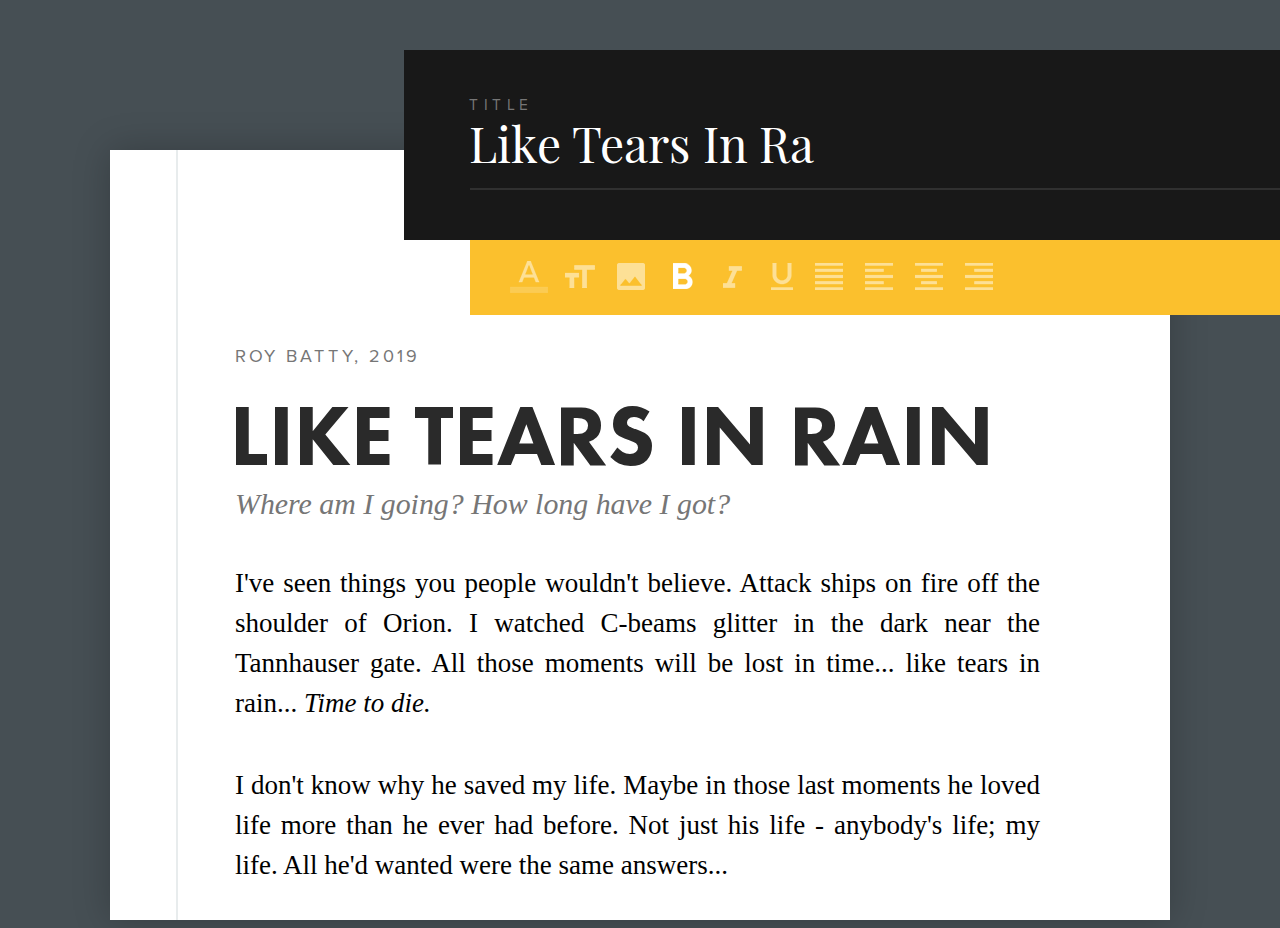
<file: docs/index.html>
<!DOCTYPE html>
<html lang="en">
<head>
    <meta charset="UTF-8">
    <title>Like Tears in Rain</title>

    <link rel="stylesheet" href="style.css">
</head>
<body>
    <div class="mainfont relative">



        <div class="title2">
            Roy Batty, 2019
        </div>

        <div class="big_header">
            Like Tears in Rain
        </div>

        <div class="italic">
            Where am I going? How long have I got?
        </div><br>

        <div class="text_pages">
            I've seen things you people wouldn't believe. Attack ships on fire off the shoulder of Orion. I watched C-beams glitter in the dark near the Tannhauser gate. All those moments will be lost in time... like tears in rain... <i>Time to die.</i>
        </div><br>

        <div class="text_pages">
            I don't know why he saved my life. Maybe in those last moments he loved life more than he ever had before. Not just his life - anybody's life; my life. All he'd wanted were the same answers...
        </div>

        <div class="line-vertical">&nbsp;</div>

    </div>

    <div class="position-head">
        <div class="title">
            TITLE
        </div>

        <div class="article">
            Like Tears In Ra
        </div>

        <div class="line-horizontal">&nbsp;</div>
    </div>

    <div class="position-yellow">
        <div class="icons">

            <button class="icons1"></button>
            <button class="icons2"></button>
            <button class="icons3"></button>
            <button class="icons4"></button>
            <button class="icons5"></button>
            <button class="icons6"></button>
            <button class="icons7"></button>
            <button class="icons8"></button>
            <button class="icons9"></button>
            <button class="icons10"></button>

        </div>
    </div>
</body>
</html>
</file>
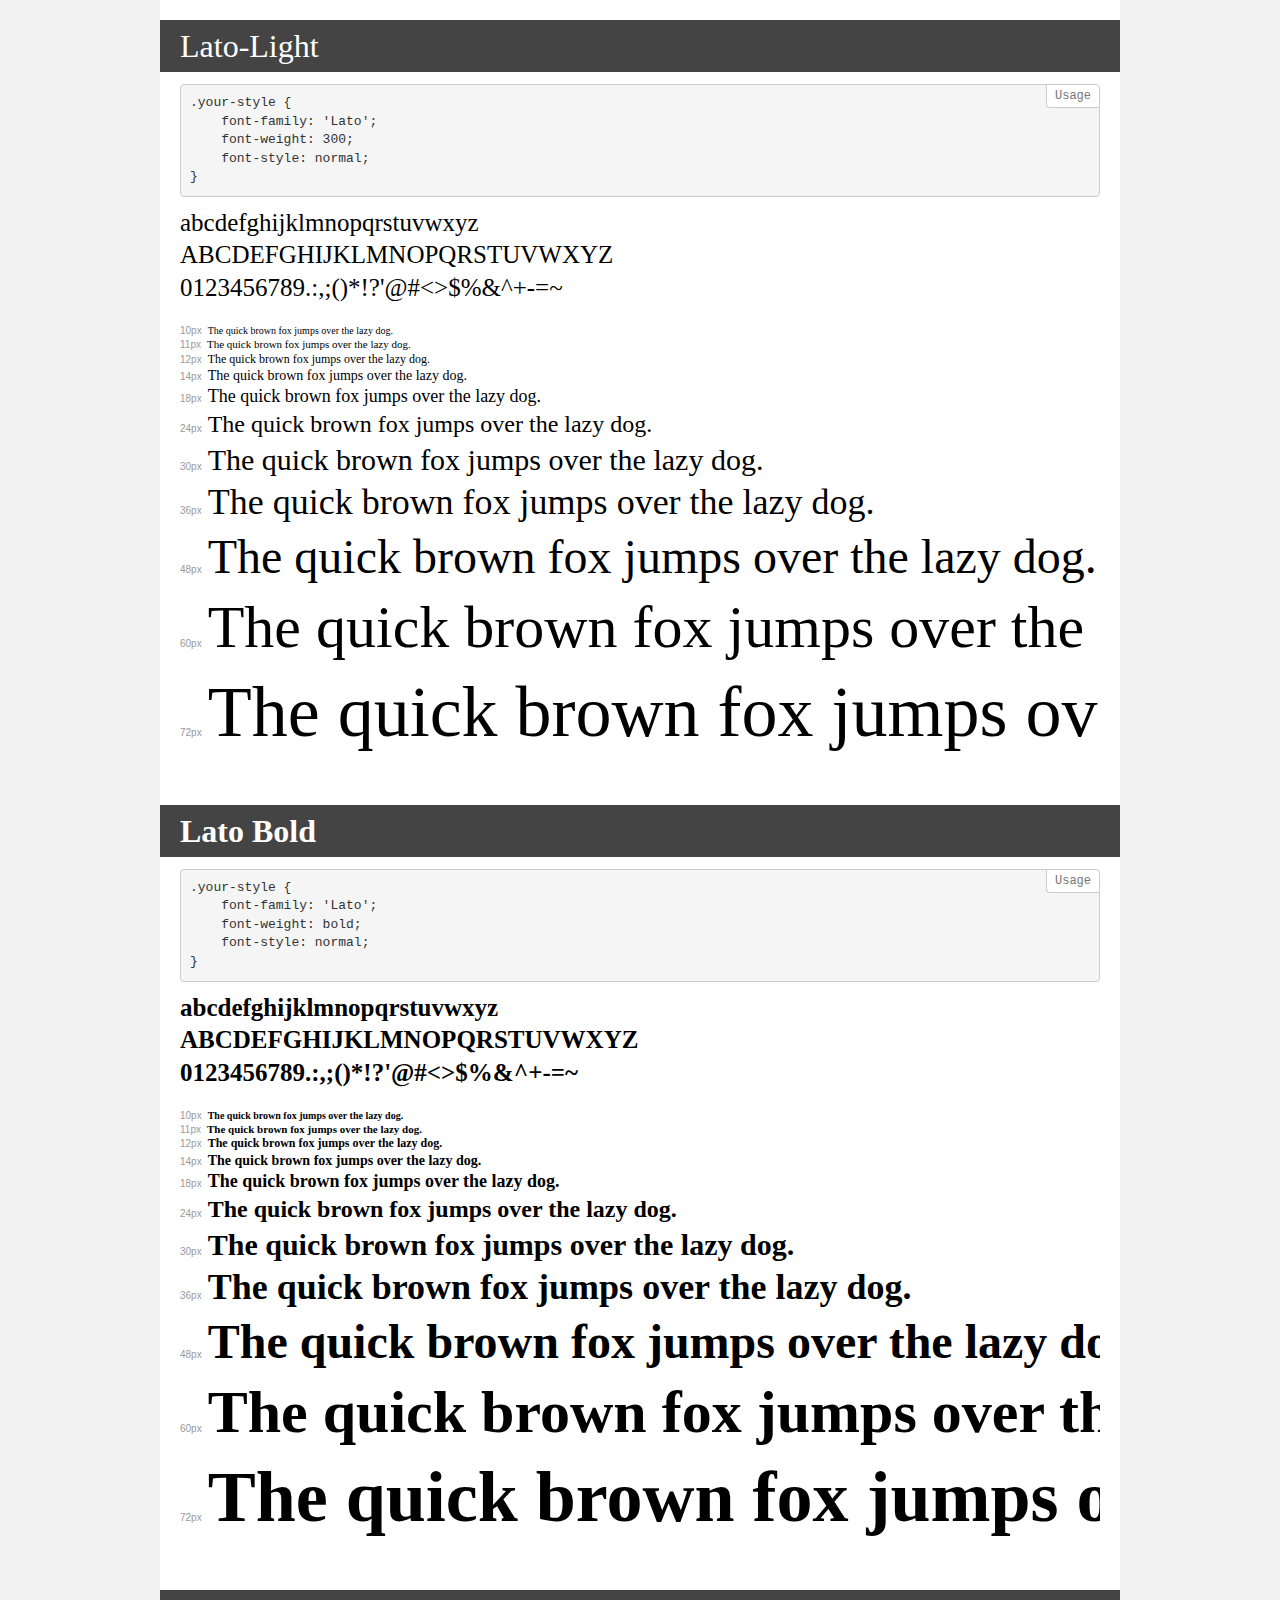
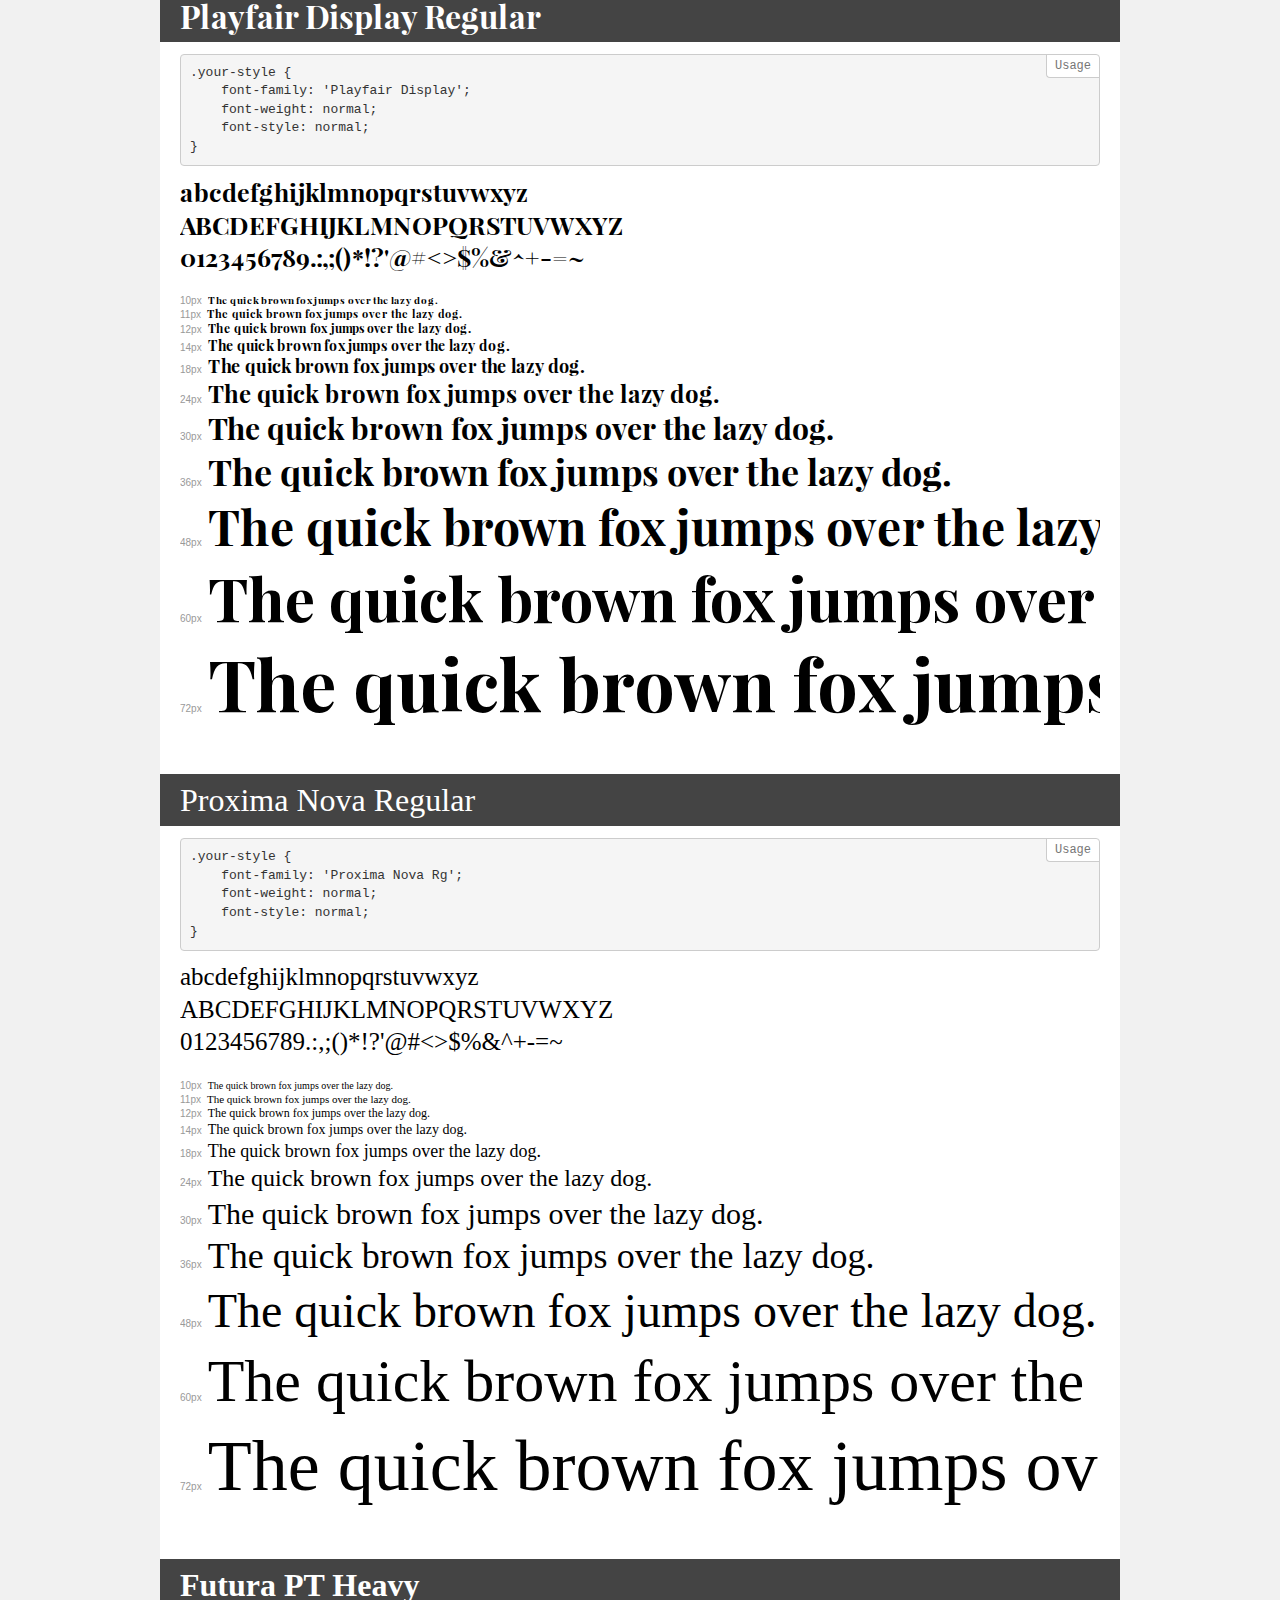
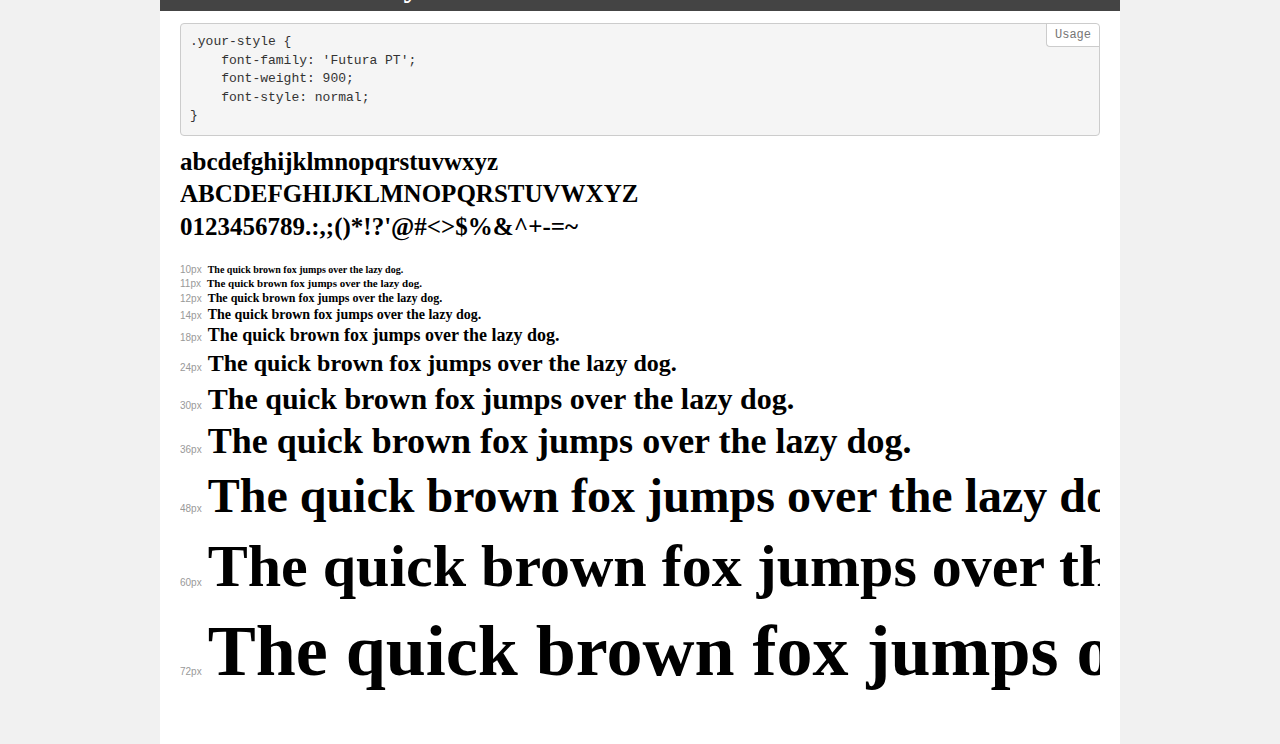
<file: docs/fonts/demo.html>
<!DOCTYPE html>
<html>
<head>
	<meta charset="utf-8">
	<meta http-equiv="X-UA-Compatible" content="IE=edge">
	<meta name="viewport" content="width=device-width, initial-scale=1">
	<meta name="robots" content="noindex, noarchive">
	<title>Transfonter demo</title>
	<link href="stylesheet.css" rel="stylesheet">
	<style>
		/*
		http://meyerweb.com/eric/tools/css/reset/
		v2.0 | 20110126
		License: none (public domain)
		*/
		html, body, div, span, applet, object, iframe,
		h1, h2, h3, h4, h5, h6, p, blockquote, pre,
		a, abbr, acronym, address, big, cite, code,
		del, dfn, em, img, ins, kbd, q, s, samp,
		small, strike, strong, sub, sup, tt, var,
		b, u, i, center,
		dl, dt, dd, ol, ul, li,
		fieldset, form, label, legend,
		table, caption, tbody, tfoot, thead, tr, th, td,
		article, aside, canvas, details, embed,
		figure, figcaption, footer, header, hgroup,
		menu, nav, output, ruby, section, summary,
		time, mark, audio, video {
			margin: 0;
			padding: 0;
			border: 0;
			font-size: 100%;
			font: inherit;
			vertical-align: baseline;
		}
		/* HTML5 display-role reset for older browsers */
		article, aside, details, figcaption, figure,
		footer, header, hgroup, menu, nav, section {
			display: block;
		}
		body {
			line-height: 1;
		}
		ol, ul {
			list-style: none;
		}
		blockquote, q {
			quotes: none;
		}
		blockquote:before, blockquote:after,
		q:before, q:after {
			content: '';
			content: none;
		}
		table {
			border-collapse: collapse;
			border-spacing: 0;
		}
		/* common styles */
		body {
			background: #f1f1f1;
			color: #000;
		}
		.page {
			background: #fff;
			width: 920px;
			margin: 0 auto;
			padding: 20px 20px 0 20px;
			overflow: hidden;
		}
		.font-container {
			overflow-x: auto;
			overflow-y: hidden;
			margin-bottom: 40px;
			line-height: 1.3;
			white-space: nowrap;
			padding-bottom: 5px;
		}
		h1 {
			position: relative;
			background: #444;
			font-size: 32px;
			color: #fff;
			padding: 10px 20px;
			margin: 0 -20px 12px -20px;
		}
		.letters {
			font-size: 25px;
			margin-bottom: 20px;
		}
		.s10:before {
			content: '10px';
		}
		.s11:before {
			content: '11px';
		}
		.s12:before {
			content: '12px';
		}
		.s14:before {
			content: '14px';
		}
		.s18:before {
			content: '18px';
		}
		.s24:before {
			content: '24px';
		}
		.s30:before {
			content: '30px';
		}
		.s36:before {
			content: '36px';
		}
		.s48:before {
			content: '48px';
		}
		.s60:before {
			content: '60px';
		}
		.s72:before {
			content: '72px';
		}
		.s10:before, .s11:before, .s12:before, .s14:before,
		.s18:before, .s24:before, .s30:before, .s36:before,
		.s48:before, .s60:before, .s72:before {
			font-family: Arial, sans-serif;
			font-size: 10px;
			font-weight: normal;
			font-style: normal;
			color: #999;
			padding-right: 6px;
		}
		pre {
			display: block;
			position: relative;
			padding: 9px;
			margin: 0 0 10px;
			font-family: Monaco, Menlo, Consolas, "Courier New", monospace;
			font-size: 13px;
			line-height: 1.428571429;
			color: #333;
			font-weight: normal !important;
			font-style: normal !important;
			background-color: #f5f5f5;
			border: 1px solid #ccc;
			overflow-x: auto;
			border-radius: 4px;
		}
		pre:after {
			display: block;
			position: absolute;
			right: 0;
			top: 0;
			content: 'Usage';
			line-height: 1;
			padding: 5px 8px;
			font-size: 12px;
			color: #767676;
			background-color: #fff;
			border: 1px solid #ccc;
			border-right: none;
			border-top: none;
			border-radius: 0 4px 0 4px;
			z-index: 10;
		}
		/* responsive */
		@media (max-width: 959px) {
			.page {
				width: auto;
				margin: 0;
			}
		}
		/* fonts demo styles */
		.demo-0 {
			font-family: 'Lato';
			font-weight: 300;
			font-style: normal;
		}
		.demo-1 {
			font-family: 'Lato';
			font-weight: bold;
			font-style: normal;
		}
		.demo-2 {
			font-family: 'Playfair Display';
			font-weight: normal;
			font-style: normal;
		}
		.demo-3 {
			font-family: 'Proxima Nova Rg';
			font-weight: normal;
			font-style: normal;
		}
		.demo-4 {
			font-family: 'Futura PT';
			font-weight: 900;
			font-style: normal;
		}
	</style>
</head>
<body>
<div class="page">
	<div class="demo-0">
		<h1>Lato-Light</h1>
		<pre>.your-style {
    font-family: 'Lato';
    font-weight: 300;
    font-style: normal;
}</pre>
		<div class="font-container">
			<p class="letters">
				abcdefghijklmnopqrstuvwxyz <br />
				ABCDEFGHIJKLMNOPQRSTUVWXYZ <br />				0123456789.:,;()*!?'@#<>$%&^+-=~
			</p>
			<p class="s10" style="font-size: 10px;">The quick brown fox jumps over the lazy dog.</p>
			<p class="s11" style="font-size: 11px;">The quick brown fox jumps over the lazy dog.</p>
			<p class="s12" style="font-size: 12px;">The quick brown fox jumps over the lazy dog.</p>
			<p class="s14" style="font-size: 14px;">The quick brown fox jumps over the lazy dog.</p>
			<p class="s18" style="font-size: 18px;">The quick brown fox jumps over the lazy dog.</p>
			<p class="s24" style="font-size: 24px;">The quick brown fox jumps over the lazy dog.</p>
			<p class="s30" style="font-size: 30px;">The quick brown fox jumps over the lazy dog.</p>
			<p class="s36" style="font-size: 36px;">The quick brown fox jumps over the lazy dog.</p>
			<p class="s48" style="font-size: 48px;">The quick brown fox jumps over the lazy dog.</p>
			<p class="s60" style="font-size: 60px;">The quick brown fox jumps over the lazy dog.</p>
			<p class="s72" style="font-size: 72px;">The quick brown fox jumps over the lazy dog.</p>
		</div>
	</div>
	<div class="demo-1">
		<h1>Lato Bold</h1>
		<pre>.your-style {
    font-family: 'Lato';
    font-weight: bold;
    font-style: normal;
}</pre>
		<div class="font-container">
			<p class="letters">
				abcdefghijklmnopqrstuvwxyz <br />
				ABCDEFGHIJKLMNOPQRSTUVWXYZ <br />				0123456789.:,;()*!?'@#<>$%&^+-=~
			</p>
			<p class="s10" style="font-size: 10px;">The quick brown fox jumps over the lazy dog.</p>
			<p class="s11" style="font-size: 11px;">The quick brown fox jumps over the lazy dog.</p>
			<p class="s12" style="font-size: 12px;">The quick brown fox jumps over the lazy dog.</p>
			<p class="s14" style="font-size: 14px;">The quick brown fox jumps over the lazy dog.</p>
			<p class="s18" style="font-size: 18px;">The quick brown fox jumps over the lazy dog.</p>
			<p class="s24" style="font-size: 24px;">The quick brown fox jumps over the lazy dog.</p>
			<p class="s30" style="font-size: 30px;">The quick brown fox jumps over the lazy dog.</p>
			<p class="s36" style="font-size: 36px;">The quick brown fox jumps over the lazy dog.</p>
			<p class="s48" style="font-size: 48px;">The quick brown fox jumps over the lazy dog.</p>
			<p class="s60" style="font-size: 60px;">The quick brown fox jumps over the lazy dog.</p>
			<p class="s72" style="font-size: 72px;">The quick brown fox jumps over the lazy dog.</p>
		</div>
	</div>
	<div class="demo-2">
		<h1>Playfair Display Regular</h1>
		<pre>.your-style {
    font-family: 'Playfair Display';
    font-weight: normal;
    font-style: normal;
}</pre>
		<div class="font-container">
			<p class="letters">
				abcdefghijklmnopqrstuvwxyz <br />
				ABCDEFGHIJKLMNOPQRSTUVWXYZ <br />				0123456789.:,;()*!?'@#<>$%&^+-=~
			</p>
			<p class="s10" style="font-size: 10px;">The quick brown fox jumps over the lazy dog.</p>
			<p class="s11" style="font-size: 11px;">The quick brown fox jumps over the lazy dog.</p>
			<p class="s12" style="font-size: 12px;">The quick brown fox jumps over the lazy dog.</p>
			<p class="s14" style="font-size: 14px;">The quick brown fox jumps over the lazy dog.</p>
			<p class="s18" style="font-size: 18px;">The quick brown fox jumps over the lazy dog.</p>
			<p class="s24" style="font-size: 24px;">The quick brown fox jumps over the lazy dog.</p>
			<p class="s30" style="font-size: 30px;">The quick brown fox jumps over the lazy dog.</p>
			<p class="s36" style="font-size: 36px;">The quick brown fox jumps over the lazy dog.</p>
			<p class="s48" style="font-size: 48px;">The quick brown fox jumps over the lazy dog.</p>
			<p class="s60" style="font-size: 60px;">The quick brown fox jumps over the lazy dog.</p>
			<p class="s72" style="font-size: 72px;">The quick brown fox jumps over the lazy dog.</p>
		</div>
	</div>
	<div class="demo-3">
		<h1>Proxima Nova Regular</h1>
		<pre>.your-style {
    font-family: 'Proxima Nova Rg';
    font-weight: normal;
    font-style: normal;
}</pre>
		<div class="font-container">
			<p class="letters">
				abcdefghijklmnopqrstuvwxyz <br />
				ABCDEFGHIJKLMNOPQRSTUVWXYZ <br />				0123456789.:,;()*!?'@#<>$%&^+-=~
			</p>
			<p class="s10" style="font-size: 10px;">The quick brown fox jumps over the lazy dog.</p>
			<p class="s11" style="font-size: 11px;">The quick brown fox jumps over the lazy dog.</p>
			<p class="s12" style="font-size: 12px;">The quick brown fox jumps over the lazy dog.</p>
			<p class="s14" style="font-size: 14px;">The quick brown fox jumps over the lazy dog.</p>
			<p class="s18" style="font-size: 18px;">The quick brown fox jumps over the lazy dog.</p>
			<p class="s24" style="font-size: 24px;">The quick brown fox jumps over the lazy dog.</p>
			<p class="s30" style="font-size: 30px;">The quick brown fox jumps over the lazy dog.</p>
			<p class="s36" style="font-size: 36px;">The quick brown fox jumps over the lazy dog.</p>
			<p class="s48" style="font-size: 48px;">The quick brown fox jumps over the lazy dog.</p>
			<p class="s60" style="font-size: 60px;">The quick brown fox jumps over the lazy dog.</p>
			<p class="s72" style="font-size: 72px;">The quick brown fox jumps over the lazy dog.</p>
		</div>
	</div>
	<div class="demo-4">
		<h1>Futura PT Heavy</h1>
		<pre>.your-style {
    font-family: 'Futura PT';
    font-weight: 900;
    font-style: normal;
}</pre>
		<div class="font-container">
			<p class="letters">
				abcdefghijklmnopqrstuvwxyz <br />
				ABCDEFGHIJKLMNOPQRSTUVWXYZ <br />				0123456789.:,;()*!?'@#<>$%&^+-=~
			</p>
			<p class="s10" style="font-size: 10px;">The quick brown fox jumps over the lazy dog.</p>
			<p class="s11" style="font-size: 11px;">The quick brown fox jumps over the lazy dog.</p>
			<p class="s12" style="font-size: 12px;">The quick brown fox jumps over the lazy dog.</p>
			<p class="s14" style="font-size: 14px;">The quick brown fox jumps over the lazy dog.</p>
			<p class="s18" style="font-size: 18px;">The quick brown fox jumps over the lazy dog.</p>
			<p class="s24" style="font-size: 24px;">The quick brown fox jumps over the lazy dog.</p>
			<p class="s30" style="font-size: 30px;">The quick brown fox jumps over the lazy dog.</p>
			<p class="s36" style="font-size: 36px;">The quick brown fox jumps over the lazy dog.</p>
			<p class="s48" style="font-size: 48px;">The quick brown fox jumps over the lazy dog.</p>
			<p class="s60" style="font-size: 60px;">The quick brown fox jumps over the lazy dog.</p>
			<p class="s72" style="font-size: 72px;">The quick brown fox jumps over the lazy dog.</p>
		</div>
	</div>
</div>
</body>
</html>
</file>
<file: docs/style.css>
@font-face {
    font-family: 'Lato';
    src: url('fonts/Lato-Light.woff2') format('woff2'),
    url('fonts/Lato-Light.woff') format('woff');
    font-weight: 300;
    font-style: normal;
}

@font-face {
    font-family: 'Lato';
    src: url('fonts/Lato-Bold.woff2') format('woff2'),
    url('fonts/Lato-Bold.woff') format('woff');
    font-weight: bold;
    font-style: normal;
}

@font-face {
    font-family: 'Playfair Display';
    src: url('fonts/PlayfairDisplay-Regular.woff2') format('woff2'),
    url('fonts/PlayfairDisplay-Regular.woff') format('woff');
    font-weight: normal;
    font-style: normal;
}

@font-face {
    font-family: 'Proxima Nova Rg';
    src: url('fonts/ProximaNova-Regular.woff2') format('woff2'),
    url('fonts/ProximaNova-Regular.woff') format('woff');
    font-weight: normal;
    font-style: normal;
}

@font-face {
    font-family: 'Futura PT';
    src: url('fonts/FuturaPT-Heavy.woff2') format('woff2'),
    url('fonts/FuturaPT-Heavy.woff') format('woff');
    font-weight: 900;
    font-style: normal;
}

@font-face {
    font-family: 'Playfair Display';
    src: url('PlayfairDisplay-Bold.woff2') format('woff2'),
    url('PlayfairDisplay-Bold.woff') format('woff');
    font-weight: bold;
    font-style: normal;
}


body{
    position: relative;
    font-size: 24px;
    background: #464f54;  }

.position-head{
    background-color: #181818;
    position: absolute;
    top: -100px;
    right: -10px;
    width: 878px;
    height: 190px;  }

.position-yellow{
    background-color: #fbc02d;
    position: absolute;
    top: 90px;
    right: -10px;
    width: 812px;
    height: 75px;
}

.relative{
    position: relative;
    display: block;
    background-color: #ffffff;
    box-shadow: 0px 0px 35px 0px rgba(0, 0, 0, 0.22);
    width: 1060px;
    height: 770px;
    margin: 150px auto 0 auto ;  }

.line-vertical{
    background-color: #e8eced;
    width: 2px;
    height: 770px;
    position: absolute;
    left: 66px;
    bottom: 0;  }



.mainfont {
    font-family: Georgia, serif;
    font-size: 1.5em;
}
.PlayfairDisplay{
    font-family: 'Playfair Display' ,serif ;
    font-size: 0.6em;
}
.FuturaPT{
    font-family:'Futura PT' ,sans-serif;
    font-size: 2.5em;
}
.ProximaNova{
    font-family:'Proxima Nova Rg' ,sans-serif;
    font-size: 1em;  }



.title{
    font-family:'Proxima Nova Rg' ,sans-serif;
    font-size: .64em;
    letter-spacing: 5px;
    color: #767676;
    margin-left: 65px;
    margin-top: 46px;  }

.article{
    font-family: "Playfair Display" ,serif ;
    font-size: 2.0em;
    font-weight: 500;
    color: white;
    margin-left: 65px;
    margin-top: -4px;  }

.line-horizontal{
    background-color: #303030;
    width: 812px;
    height: 2px;
    position: absolute;
    right: 0px;
    bottom: 50px;
}

.title2{
    display: block;
    font-family:'Proxima Nova Rg' ,sans-serif;
    font-size: .5em;
    letter-spacing: 3px;
    color: #767676;
    text-transform: uppercase;
    width: 600px;
    height: 100px;
    padding-top: 195px;
    padding-bottom: 0;
    margin-left: 125px;
    vertical-align: text-bottom;
}
.big_header{
    font-family:"Futura PT" ,sans-serif;
    font-size: 2.39em;
    color: #2a2a2a;
    text-transform: uppercase;
    margin-left: 120px;
    margin-top: -58px;
}

.italic{
    font-family: Georgia ,serif ;
    font-size: 0.83em;
    font-style: italic;
    color: #767676;
    margin-left: 125px;
    margin-top: -10px;
}

.text_pages{
    font-family: Georgia, serif;
    font-size: 0.75em;
    line-height: 40px;
    font-weight: 400;
    text-align: justify;
    color: black;
    margin-left: 125px;
    margin-right: 130px;
    text-align: justify;
}

.icons{
    width: 550px;
    height: 45px;
    font-size: 0;
    margin-left: 36px;
    margin-top: 12px;
}

.icons button{
    background: url('img/icons.png') no-repeat;
    width: 50px;
    height: 50px;
    border: none;
}

.icons .icons1{
    background-position: 4px, 7px;  }
.icons .icons2{
    background-position: -51px, 7px;  }
.icons .icons3{
    background-position: -109px, 7px;  }
.icons .icons4{
    background-position: -163px, 7px;  }
.icons .icons5{
    background-position: -223px, 7px;  }
.icons .icons6{
    background-position: -285px, 7px;  }
.icons .icons7{
    background-position: -351px, 7px;  }
.icons .icons8{
    background-position: -411px, 7px;  }
.icons .icons9{
    background-position: -471px, 7px;  }
.icons .icons10{
    background-position: -531px, 7px;  }
</file>
<file: docs/fonts/stylesheet.css>
/* This stylesheet generated by Transfonter (http://transfonter.org) on February 1, 2017 9:51 PM */

@font-face {
	font-family: 'Playfair Display';
	src: url('PlayfairDisplay-Bold.woff2') format('woff2'),
		url('PlayfairDisplay-Bold.woff') format('woff');
	font-weight: bold;
	font-style: normal;
}
</file>
